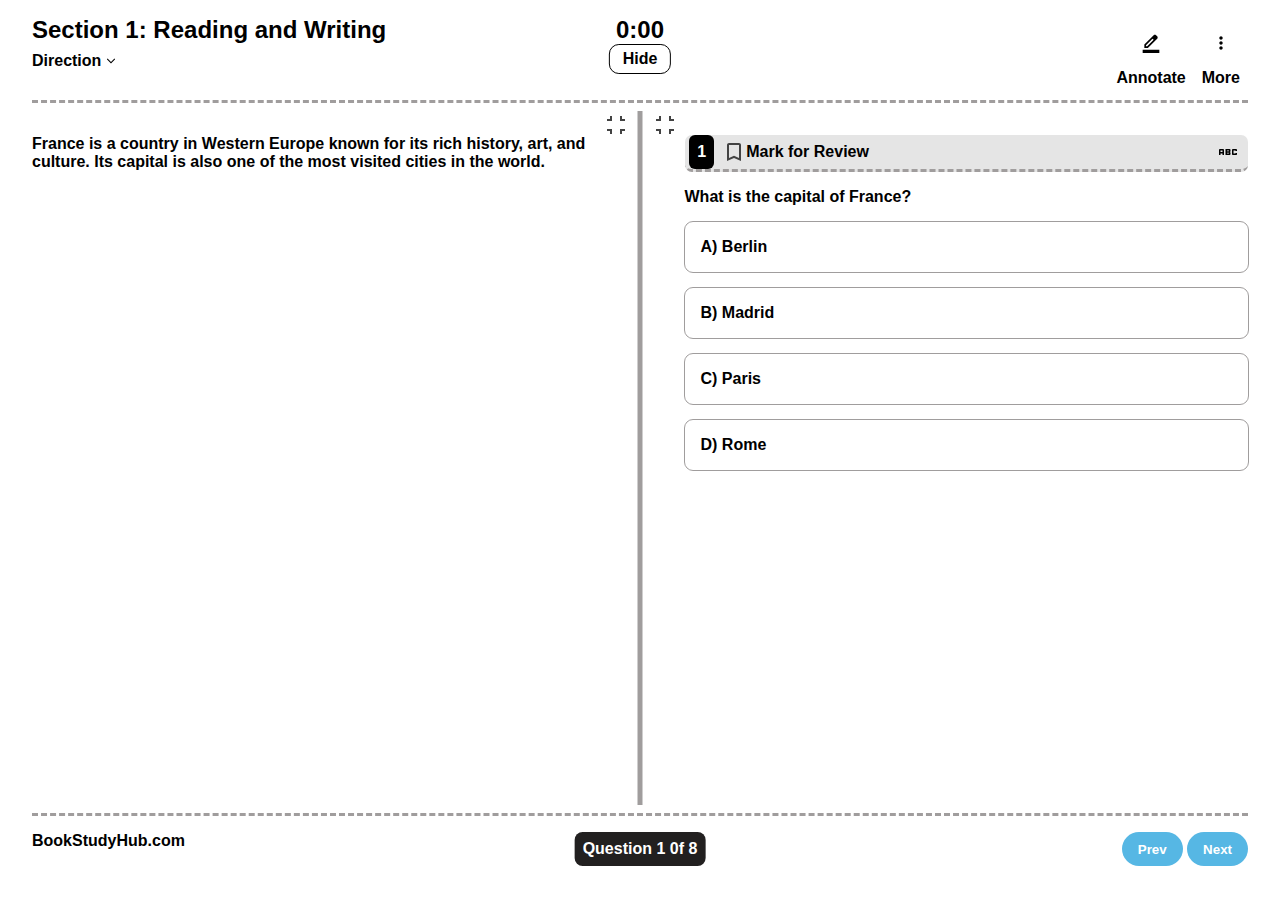
<file: index.html>
<!DOCTYPE html>
<html lang="en">
  <head>
    <meta charset="UTF-8" />
    <meta name="viewport" content="width=device-width, initial-scale=1.0" />
    <title>DSAT</title>
    <link rel="stylesheet" href="./style.css" />
  </head>
  <body>
    <div class="container">
      <!--||||||||||||||||| Calculator |||||||||||||||||||-->
      <!--||||||||||||||||| Calculator |||||||||||||||||||-->
      <!--||||||||||||||||| Calculator |||||||||||||||||||-->
      <div class="calc-container">
        <div class="calc-screen">
          <input type="text" class="calc-operation" disabled />
          <!-- This input is disabled to display the result and prevent user interaction -->
          <input type="text" class="calc-typed" disabled />
        </div>
        <div class="calc-button">
          <button class="calc-button-clear">C</button>
          <button class="calc-button-backspace">
            <svg xmlns="http://www.w3.org/2000/svg" height="24px" viewBox="0 -960 960 960" width="24px" fill="#434343"><path d="m456-320 104-104 104 104 56-56-104-104 104-104-56-56-104 104-104-104-56 56 104 104-104 104 56 56Zm-96 160q-19 0-36-8.5T296-192L80-480l216-288q11-15 28-23.5t36-8.5h440q33 0 56.5 23.5T880-720v480q0 33-23.5 56.5T800-160H360ZM180-480l180 240h440v-480H360L180-480Zm400 0Z" /></svg>
          </button>
          <button class="calc-op calc-button-op">%</button>
          <button class="calc-op calc-button-op">/</button>
          <button class="calc-btns calc-button-num">7</button>
          <button class="calc-btns calc-button-num">8</button>
          <button class="calc-btns calc-button-num">9</button>
          <button class="calc-button-op">*</button>
          <button class="calc-btns calc-button-num">4</button>
          <button class="calc-btns calc-button-num">5</button>
          <button class="calc-btns calc-button-num">6</button>
          <button class="calc-op calc-button-op">-</button>
          <button class="calc-btns calc-button-num">1</button>
          <button class="calc-btns calc-button-num">2</button>
          <button class="calc-btns calc-button-num">3</button>
          <button class="calc-op calc-button-op">+</button>
          <button class="calc-btns calc-button-num">0</button>
          <button class="calc-btns calc-button-num">.</button>
          <button class="calc-op calc-button-calculate">=</button>
        </div>
      </div>
      <!--||||||||||||||||| Calculator |||||||||||||||||||-->

      <nav class="nav-bar">
        <div class="heading-text">
          <span class="section-name">Section 1: Reading and Writing</span>
          <span
            >Direction
            <span
              ><svg xmlns="http://www.w3.org/2000/svg" height="10px" viewBox="0 -960 960 960" width="10px" fill="#00000"><path d="m321-80-71-71 329-329-329-329 71-71 400 400L321-80Z" /></svg></span
          ></span>
        </div>
        <div class="timer centre">
          <span>0:00</span>
          <span>Hide</span>
        </div>
        <div class="icon">
          <div class="calculator">
            <svg xmlns="http://www.w3.org/2000/svg" height="24px" viewBox="0 -960 960 960" width="24px" fill="#00000"><path d="M320-240h60v-80h80v-60h-80v-80h-60v80h-80v60h80v80Zm200-30h200v-60H520v60Zm0-100h200v-60H520v60Zm44-152 56-56 56 56 42-42-56-58 56-56-42-42-56 56-56-56-42 42 56 56-56 58 42 42Zm-314-70h200v-60H250v60Zm-50 472q-33 0-56.5-23.5T120-200v-560q0-33 23.5-56.5T200-840h560q33 0 56.5 23.5T840-760v560q0 33-23.5 56.5T760-120H200Zm0-80h560v-560H200v560Zm0-560v560-560Z" /></svg>
            <span>calculator</span>
          </div>
          <div class="reference">
            <svg xmlns="http://www.w3.org/2000/svg" height="24px" viewBox="0 -960 960 960" width="24px" fill="#00000"><path d="M400-240v-80h62l105-120-105-120h-66l-64 344q-8 45-37 70.5T221-120q-45 0-73-24t-28-64q0-32 17-51.5t43-19.5q25 0 42.5 17t17.5 41q0 5-.5 9t-1.5 9q5-1 8.5-5.5T252-221l62-339H200v-80h129l21-114q7-38 37.5-62t72.5-24q44 0 72 26t28 65q0 30-17 49.5T500-680q-25 0-42.5-17T440-739q0-5 .5-9t1.5-9q-6 2-9 6t-5 12l-17 99h189v80h-32l52 59 52-59h-32v-80h200v80h-62L673-440l105 120h62v80H640v-80h32l-52-60-52 60h32v80H400Z" /></svg>
            <span>Reference</span>
          </div>
          <div class="pen">
            <img src="./image/icon/border_color_24dp_00000_FILL0_wght400_GRAD0_opsz24.svg" alt="" />
            <span>Annotate</span>
          </div>
          <div class="more">
            <img src="./image/icon/more_vert_24dp_00000_FILL0_wght400_GRAD0_opsz24.svg" alt="" />
            <span>More</span>
          </div>
        </div>
      </nav>
      <section class="questions">
        <div class="q-left">
          <svg class="left-screen-icon" xmlns="http://www.w3.org/2000/svg" height="24px" viewBox="0 -960 960 960" width="24px" fill="#434343"><path d="M240-120v-120H120v-80h200v200h-80Zm400 0v-200h200v80H720v120h-80ZM120-640v-80h120v-120h80v200H120Zm520 0v-200h80v120h120v80H640Z" /></svg>
        </div>
        <div class="q-right">
          <svg class="right-screen-icon" xmlns="http://www.w3.org/2000/svg" height="24px" viewBox="0 -960 960 960" width="24px" fill="#434343"><path d="M240-120v-120H120v-80h200v200h-80Zm400 0v-200h200v80H720v120h-80ZM120-640v-80h120v-120h80v200H120Zm520 0v-200h80v120h120v80H640Z" /></svg>
          <div class="numbering">
            <div>
              <span class="q-number">1</span>
              <svg xmlns="http://www.w3.org/2000/svg" height="24px" viewBox="0 -960 960 960" width="24px" fill="#434343"><path d="M200-120v-640q0-33 23.5-56.5T280-840h400q33 0 56.5 23.5T760-760v640L480-240 200-120Zm80-122 200-86 200 86v-518H280v518Zm0-518h400-400Z" /></svg>
              <div>Mark for Review</div>
            </div>
            <svg xmlns="http://www.w3.org/2000/svg" height="24px" viewBox="0 -960 960 960" width="24px" fill="#000000"><path d="M680-360q-17 0-28.5-11.5T640-400v-160q0-17 11.5-28.5T680-600h120q17 0 28.5 11.5T840-560v40h-60v-20h-80v120h80v-20h60v40q0 17-11.5 28.5T800-360H680Zm-300 0v-240h160q17 0 28.5 11.5T580-560v40q0 17-11.5 28.5T540-480q17 0 28.5 11.5T580-440v40q0 17-11.5 28.5T540-360H380Zm60-150h80v-30h-80v30Zm0 90h80v-30h-80v30Zm-320 60v-200q0-17 11.5-28.5T160-600h120q17 0 28.5 11.5T320-560v200h-60v-60h-80v60h-60Zm60-120h80v-60h-80v60Z" /></svg>
          </div>
        </div>
        <div class="dividor"></div>
      </section>
      <footer>
        <p>BookStudyHub.com</p>
        <div class="question-page centre">Question <span class="page-no-down">1</span> 0f <span class="all-question"></span></div>
        <div class="nav-buttons">
          <button class="prev-question">Prev</button>
          <button class="next-question">Next</button>
        </div>
      </footer>
    </div>
    <script src="./script.js"></script>
  </body>
</html>
</file>
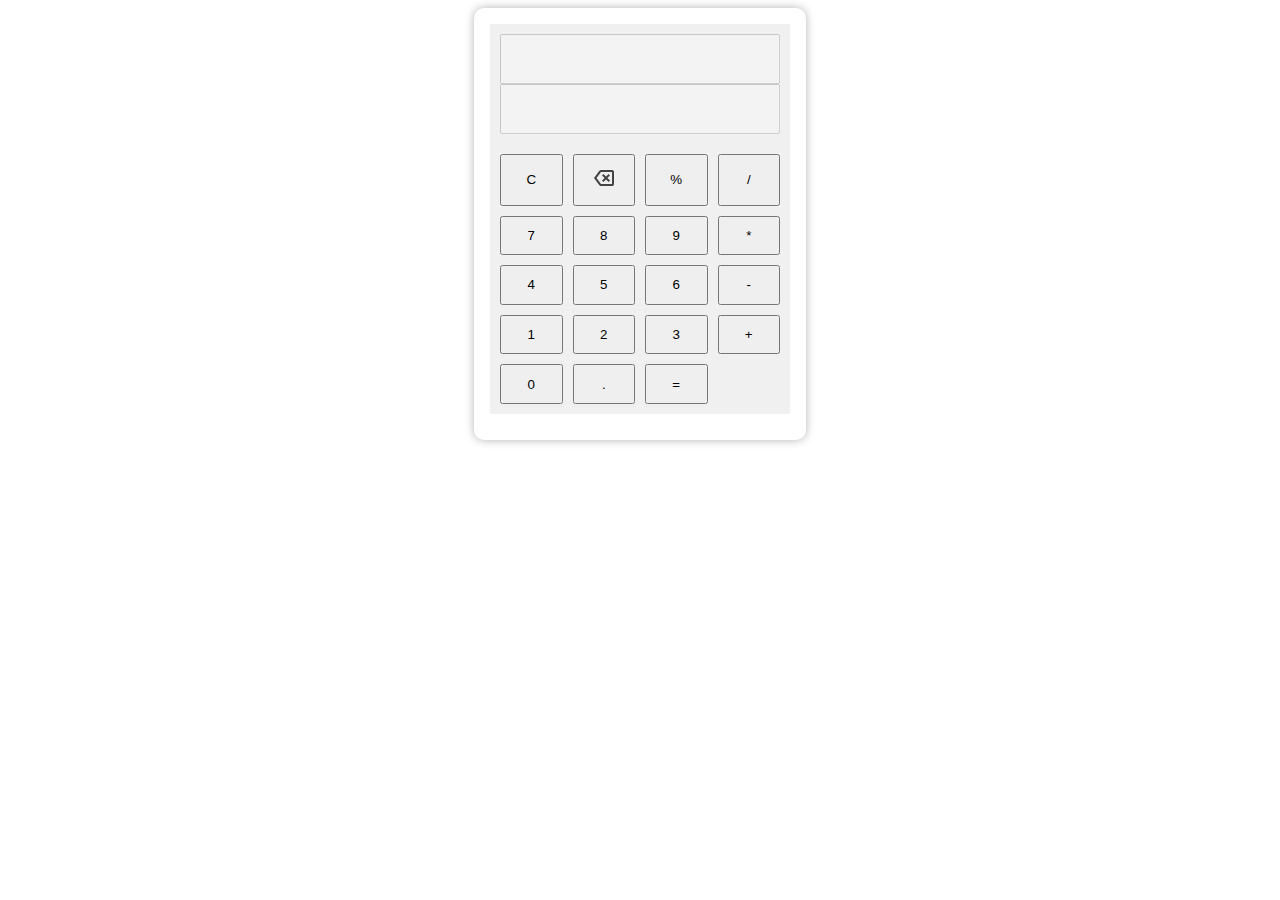
<file: calculator.html>
<!DOCTYPE html>
<html lang="en">
  <head>
    <meta charset="UTF-8" />
    <meta name="viewport" content="width=device-width, initial-scale=1.0" />
    <title>Calculator App</title>
    <style>
      .calc-container {
        background-color: #ffffff;
        width: 300px;
        height: 400px;
        margin: 0 auto;
        box-shadow: 0 0 10px rgba(0, 0, 0, 0.3);
        border-radius: 10px;
        padding: 1rem;
      }

      .calc-screen {
        background-color: #f0f0f0;
        height: 100px;
        display: grid;
        grid-template-rows: 1fr 1fr;
        padding: 10px;
      }

      .calc-button {
        display: grid;
        grid-template-columns: repeat(4, 1fr);
        gap: 10px;
        padding: 10px;
        background-color: #f0f0f0;
        height: 250px;
      }
    </style>
  </head>
  <body>
    <div class="calc-container">
      <div class="calc-screen">
        <input type="text" class="calc-operation" disabled />
        <!-- This input is disabled to display the result and prevent user interaction -->
        <input type="text" class="calc-typed" disabled />
      </div>
      <div class="calc-button">
        <button class="calc-button-clear">C</button>
        <button class="calc-button-backspace">
          <svg xmlns="http://www.w3.org/2000/svg" height="24px" viewBox="0 -960 960 960" width="24px" fill="#434343"><path d="m456-320 104-104 104 104 56-56-104-104 104-104-56-56-104 104-104-104-56 56 104 104-104 104 56 56Zm-96 160q-19 0-36-8.5T296-192L80-480l216-288q11-15 28-23.5t36-8.5h440q33 0 56.5 23.5T880-720v480q0 33-23.5 56.5T800-160H360ZM180-480l180 240h440v-480H360L180-480Zm400 0Z" /></svg>
        </button>
        <button class="calc-op calc-button-op">%</button>
        <button class="calc-op calc-button-op">/</button>
        <button class="calc-btns calc-button-num">7</button>
        <button class="calc-btns calc-button-num">8</button>
        <button class="calc-btns calc-button-num">9</button>
        <button class="calc-button-op">*</button>
        <button class="calc-btns calc-button-num">4</button>
        <button class="calc-btns calc-button-num">5</button>
        <button class="calc-btns calc-button-num">6</button>
        <button class="calc-op calc-button-op">-</button>
        <button class="calc-btns calc-button-num">1</button>
        <button class="calc-btns calc-button-num">2</button>
        <button class="calc-btns calc-button-num">3</button>
        <button class="calc-op calc-button-op">+</button>
        <button class="calc-btns calc-button-num">0</button>
        <button class="calc-btns calc-button-num">.</button>
        <button class="calc-op calc-button-calculate">=</button>
      </div>
    </div>
    <script>
      const calculatorButtons = document.querySelectorAll(".calc-btns");
      const inputScreen = document.querySelector(".calc-operation");
      const resultScreen = document.querySelector(".calc-typed");
      const equalsButton = document.querySelector(".calc-button-calculate");
      const clearButton = document.querySelector(".calc-button-clear");
      const backspace = document.querySelector(".calc-button-backspace");

      backspace.addEventListener("click", () => {
        console.log("bacl space clicked");
        inputScreen.value = inputScreen.value.slice(0, -1);
      });

      clearButton.addEventListener("click", () => {
        inputScreen.value = "";
        resultScreen.value = "";
      });

      calculatorButtons.forEach((button) => {
        button.addEventListener("click", () => {
          console.log(button.innerText);
          inputScreen.value += button.innerText;
        });
      });

      const operations = document.querySelectorAll(".calc-button-op");
      operations.forEach((operation) => {
        operation.addEventListener("click", () => {
          console.log(operation.innerText);
          inputScreen.value += " " + operation.innerText + " ";
        });
      });

      equalsButton.addEventListener("click", () => {
        resultScreen.value = eval(inputScreen.value);
      });
    </script>
  </body>
</html>
</file>
<file: style.css>
* {
  margin: 0;
  padding: 0;
  box-sizing: border-box;
  /* outline: 1px solid red; */
  font-weight: bold;
  font-family: "Gill Sans", "Gill Sans MT", Calibri, "Trebuchet MS", sans-serif;
}

body {
  height: 100vh;
  width: 100vw;
}

.container {
  width: 100%;
  height: 100%;
  padding: 1rem 2rem;
  display: grid;
  grid-template-rows: 10fr 80fr 10fr;
  position: relative;
}
/* calculator */
/* calculator */
/* calculator */
.calc-container {
  position: absolute;
  right: 8rem;
  top: 8rem;
  z-index: 9;
  background-color: red;
  height: 200px;
  width: 175px;
  display: none;
}

.calc-container.active {
  display: block;
}

.calc-container * {
  font-family: serif;
}

.calc-screen {
  background-color: #f0f0f0;
  height: auto;
  display: grid;
  grid-template-rows: 1fr 1fr;
  padding: 10px;
}

.calc-button {
  display: grid;
  grid-template-columns: repeat(4, 1fr);
  gap: 10px;
  padding: 10px;
  background-color: #f0f0f0;
  height: auto;
}
/* calculator */

nav {
  display: flex;
  flex-direction: row;
  justify-content: space-between;
  position: relative;
  border-bottom: 3px dashed rgb(160, 157, 157);
  padding-bottom: 0.8rem;
  /* display: grid;
  grid-template-columns: repeat(3, 1fr);
  justify-items: center; */
}

nav div {
  display: flex;
  flex-direction: column;
}

.icon {
  flex-direction: row;
}

.centre {
  position: absolute;
  left: 50%;
  transform: translateX(-50%);
}

.heading-text :nth-child(1) {
  font-size: 1.5rem;
  font-weight: bold;
}

.heading-text :nth-child(2) span svg {
  rotate: 90deg;
}

.heading-text :nth-child(2) {
  font-weight: bold;
}
.timer :nth-child(1) {
  text-align: center;
  font-weight: bolder;
  font-size: 1.5rem;
}

.timer :nth-child(2) {
  border: 1px solid black;
  padding: 0.3rem 0.8rem;
  border-radius: 10px;
}

.icon > * {
  margin: 0 0.5rem;
}

.icon * img,
.icon * svg {
  margin: auto;
  width: 20px;
}

.calculator,
.reference {
  display: none;
}

/* //////////////////  Questions  ///////////////// */
/* //////////////////  Questions  ///////////////// */
/* //////////////////  Questions  ///////////////// */
/* //////////////////  Questions  ///////////////// */

.questions {
  display: grid;
  grid-template-columns: repeat(2, 1fr);
  gap: 25px;
  position: relative;
}

.dividor {
  background-color: rgb(160, 157, 157);
  height: 100%;
  width: 5px;
  position: absolute;
  margin-top: 0.5rem;
  left: 50%;
  transform: translateX(-50%);
}

.q-left {
  padding: 2rem 2rem 0 0;
  position: relative;
}

.q-right {
  padding: 2rem 0 0 2rem;
  position: relative;
}

footer > * {
  margin-top: 1rem;
}

footer {
  display: flex;
  margin-top: 1rem;
  /* flex-direction: row; */
  width: 100%;
  justify-content: space-between;
  position: relative;
  border-top: 3px dashed rgb(160, 157, 157);
}

.question-page {
  padding: 0.5rem;
  background-color: rgb(34, 32, 32);
  color: white;
  border-radius: 8px;
}

.options-container {
  /* margin-left: 1rem; */
  margin-top: 1rem;
}
.options-container li {
  list-style-type: none;
  list-style: none;
  padding: 1rem;
  margin: 1rem 0;
  border-radius: 8px;
}

.numbering {
  display: flex;
  justify-content: space-between;
  background-color: rgb(229 229 229);
  border-bottom: 3px dashed rgb(160, 157, 157);
  /* padding: 0.9rem 0.5rem; */
  align-items: center;
  border-radius: 7px;
  margin-bottom: 1rem;
  padding: 0 0.5rem 0 0.3rem;
}

.numbering :nth-child(1) {
  display: flex;
  align-items: center;
}

.q-number {
  margin-right: 0.5rem;
  padding: 0.5rem;
  background-color: black;
  color: white;
  border-radius: 6px;
}

.option {
  width: 100%;
  cursor: pointer;
  outline: 1px solid rgb(160, 157, 157);
}

.option:hover {
  background-color: rgb(63, 61, 61);
  color: white;
}

.selected {
  background-color: rgb(34, 32, 32);
  color: white;
}

.next-question,
.prev-question {
  background-color: rgb(86, 183, 228);
  color: white;
  outline: none;
  border: none;
  padding: 0.6rem 1rem;
  border-radius: 18px;
  cursor: pointer;
}

.right-screen-icon {
  position: absolute;
  left: 0;
  top: 10px;
}

.left-screen-icon {
  position: absolute;
  right: 0;
  top: 10px;
}
</file>
